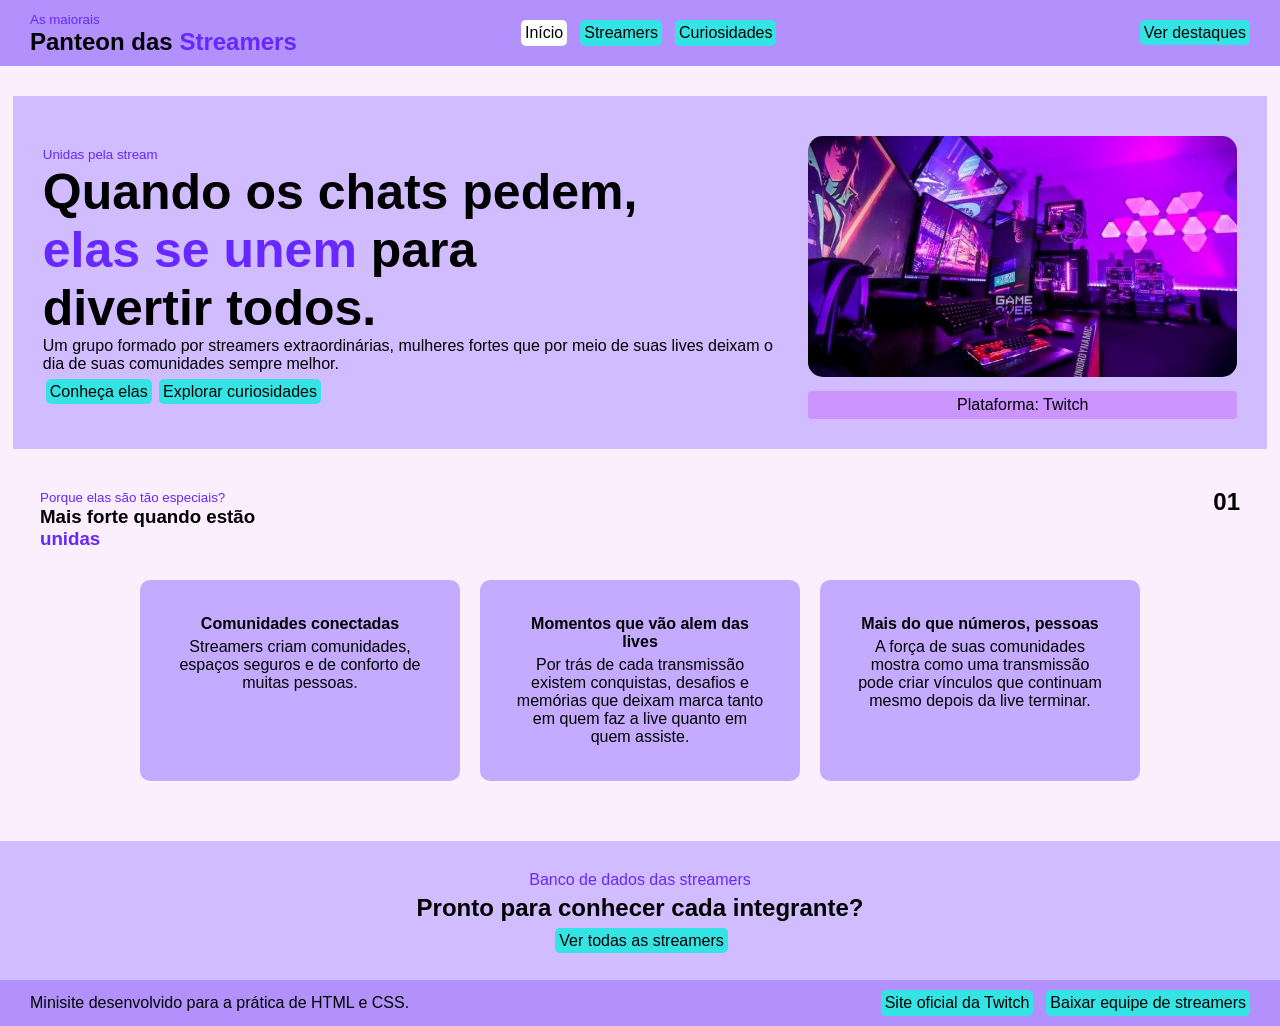
<file: index.html>
<!DOCTYPE html>
<html lang="pt-BR">
    <head>
        <meta charset="UTF-8" />
        <link rel="stylesheet" href="CSS/style.css" />
        <title>Atividade Flexbox</title>
    </head>
    <body>
        <header>
            <section id="header-info">
                <p>
                    <span><small>As maiorais</small></span>
                </p>
                <h1>
                    Panteon das
                    <span>Streamers</span>
                </h1>
            </section>
            <section id="header-menu">
                <a id="importante" href="/">Início</a>
                <a href="pages/streamers.html">Streamers</a>
                <a href="pages/curiosidades.html">Curiosidades</a>
            </section>
            <section id="b-distaque">
                <a id="b-distaque" href="#destaques">Ver destaques</a>
            </section>
        </header>
        <main>
            <section id="sec-meio">
                <article>
                    <p>
                        <span><small>Unidas pela stream</small></span>
                    </p>
                    <h2 id="destaque-meio">
                        Quando os chats pedem,
                        <span>elas se unem</span>
                        para divertir todos.
                    </h2>
                    <p id="info-meio">
                        Um grupo formado por streamers extraordinárias, mulheres fortes que por meio
                        de suas lives deixam o dia de suas comunidades sempre melhor.
                    </p>
                    <section id="botoes-meio">
                        <a href="pages/streamers.html">Conheça elas</a>
                        <a href="pages/curiosidades.html">Explorar curiosidades</a>
                    </section>
                </article>
                <article>
                    <img
                        id="img-tw"
                        src="assets/img/inicio.png"
                        alt="Cenario ilustrativo que serveria para representar onde se passa as lives de uma streamer" />
                    <p id="plataforma">Plataforma: Twitch</p>
                </article>
            </section>
            <section id="info-debaixo-meio">
                <article id="destaques">
                    <p>
                        <small><span>Porque elas são tão especiais?</span></small>
                    </p>
                    <h3>
                        Mais forte quando estão
                        <span>unidas</span>
                    </h3>
                </article>
                <article>
                    <h2>01</h2>
                </article>
            </section>
            <section id="justificativas">
                <article class="justificativa">
                    <h4>Comunidades conectadas</h4>
                    <p>
                        Streamers criam comunidades, espaços seguros e de conforto de muitas
                        pessoas.
                    </p>
                </article>
                <article class="justificativa">
                    <h4>Momentos que vão alem das lives</h4>
                    <p>
                        Por trás de cada transmissão existem conquistas, desafios e memórias que
                        deixam marca tanto em quem faz a live quanto em quem assiste.
                    </p>
                </article>
                <article class="justificativa">
                    <h4>Mais do que números, pessoas</h4>
                    <p>
                        A força de suas comunidades mostra como uma transmissão pode criar vínculos
                        que continuam mesmo depois da live terminar.
                    </p>
                </article>
            </section>
            <section id="info-3">
                <article>
                    <p><span>Banco de dados das streamers</span></p>
                    <h2>Pronto para conhecer cada integrante?</h2>
                </article>
                <article id="botao-info-3">
                    <a href="pages/streamers.html">Ver todas as streamers</a>
                </article>
            </section>
        </main>
        <footer>
            <section id="footer">
                <article>
                    <p>Minisite desenvolvido para a prática de HTML e CSS.</p>
                </article>
                <article id="botoes">
                    <a href="https://www.twitch.tv/?lang=pt-br" target="_blank" rel="noreferrer">
                        Site oficial da Twitch
                    </a>
                    <a href="assets/files/Guia das streamers.pdf" download>
                        Baixar equipe de streamers
                    </a>
                </article>
            </section>
        </footer>
    </body>
</html>
</file>
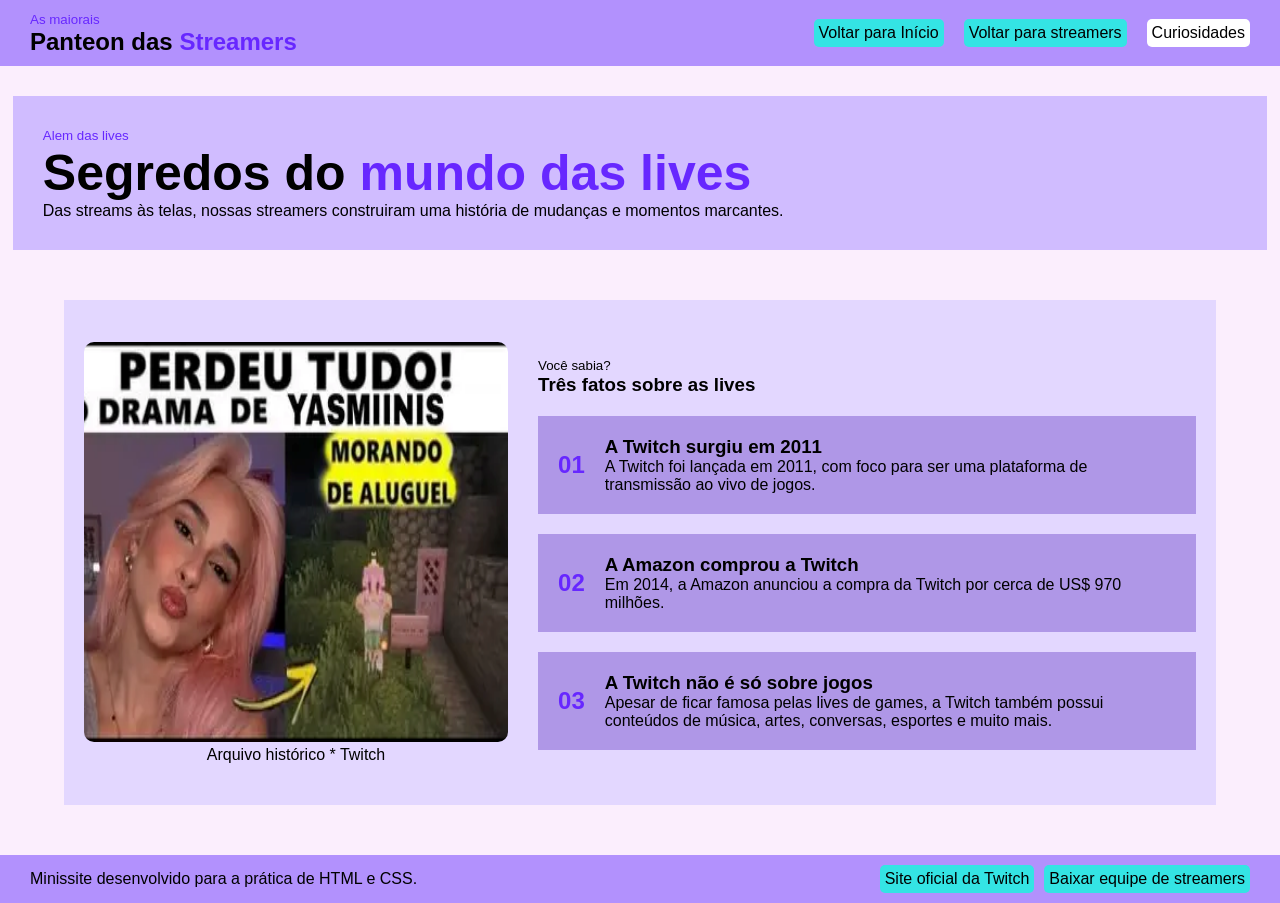
<file: pages/curiosidades.html>
<!DOCTYPE html>
<html lang="pt-BR">
    <head>
        <meta charset="UTF-8" />
        <link rel="stylesheet" href="../CSS/curiosidades.css" />
        <title>Atividade Flexbox</title>
    </head>
    <body>
        <header>
            <section id="header-info">
                <p>
                    <span><small>As maiorais</small></span>
                </p>
                <h1>
                    Panteon das
                    <span>Streamers</span>
                </h1>
            </section>
            <section id="header-menu">
                <a href="../index.html">Voltar para Início</a>
                <a href="streamers.html">Voltar para streamers</a>
                <a id="curiosi" href="curiosidades.html">Curiosidades</a>
            </section>
        </header>
        <main>
            <section id="sec-meio">
                <p>
                    <span><small>Alem das lives</small></span>
                </p>
                <h2 id="info-meio">
                    Segredos do
                    <span>mundo das lives</span>
                </h2>
                <p>
                    Das streams às telas, nossas streamers construiram uma história de mudanças e
                    momentos marcantes.
                </p>
            </section>
            <section id="main-curio">
                <section id="caixinha-img">
                    <img
                        id="img-curi"
                        src="../assets/img/ss.png"
                        alt="Foto de uma streamer chamada Yasmiinis junto a um meme seu, que em resumo mostra como ela estava sem casa em uma serie do minecraft" />
                    <p>Arquivo histórico * Twitch</p>
                </section>
                <section id="curio-fatos">
                    <article>
                        <small>Você sabia?</small>
                        <h3>Três fatos sobre as lives</h3>
                    </article>
                    <section class="fato">
                        <article>
                            <h2><span>01</span></h2>
                        </article>
                        <article>
                            <h3><strong>A Twitch surgiu em 2011</strong></h3>
                            <p>
                                A Twitch foi lançada em 2011, com foco para ser uma plataforma de
                                transmissão ao vivo de jogos.
                            </p>
                        </article>
                    </section>
                    <section class="fato">
                        <article>
                            <h2><span>02</span></h2>
                        </article>
                        <article>
                            <h3><strong>A Amazon comprou a Twitch</strong></h3>
                            <p>
                                Em 2014, a Amazon anunciou a compra da Twitch por cerca de US$ 970
                                milhões.
                            </p>
                        </article>
                    </section>
                    <section class="fato">
                        <article>
                            <h2><span>03</span></h2>
                        </article>
                        <article>
                            <h3><strong>A Twitch não é só sobre jogos</strong></h3>
                            <p>
                                Apesar de ficar famosa pelas lives de games, a Twitch também possui
                                conteúdos de música, artes, conversas, esportes e muito mais.
                            </p>
                        </article>
                    </section>
                </section>
            </section>
        </main>
        <footer>
            <section id="footer">
                <p>Minissite desenvolvido para a prática de HTML e CSS.</p>

                <article id="botoes">
                    <a href="https://www.twitch.tv/?lang=pt-br" target="_blank" rel="noreferrer">
                        Site oficial da Twitch
                    </a>
                    <a href="../assets/files/Guia das streamers.pdf" download>
                        Baixar equipe de streamers
                    </a>
                </article>
            </section>
        </footer>
    </body>
</html>
</file>
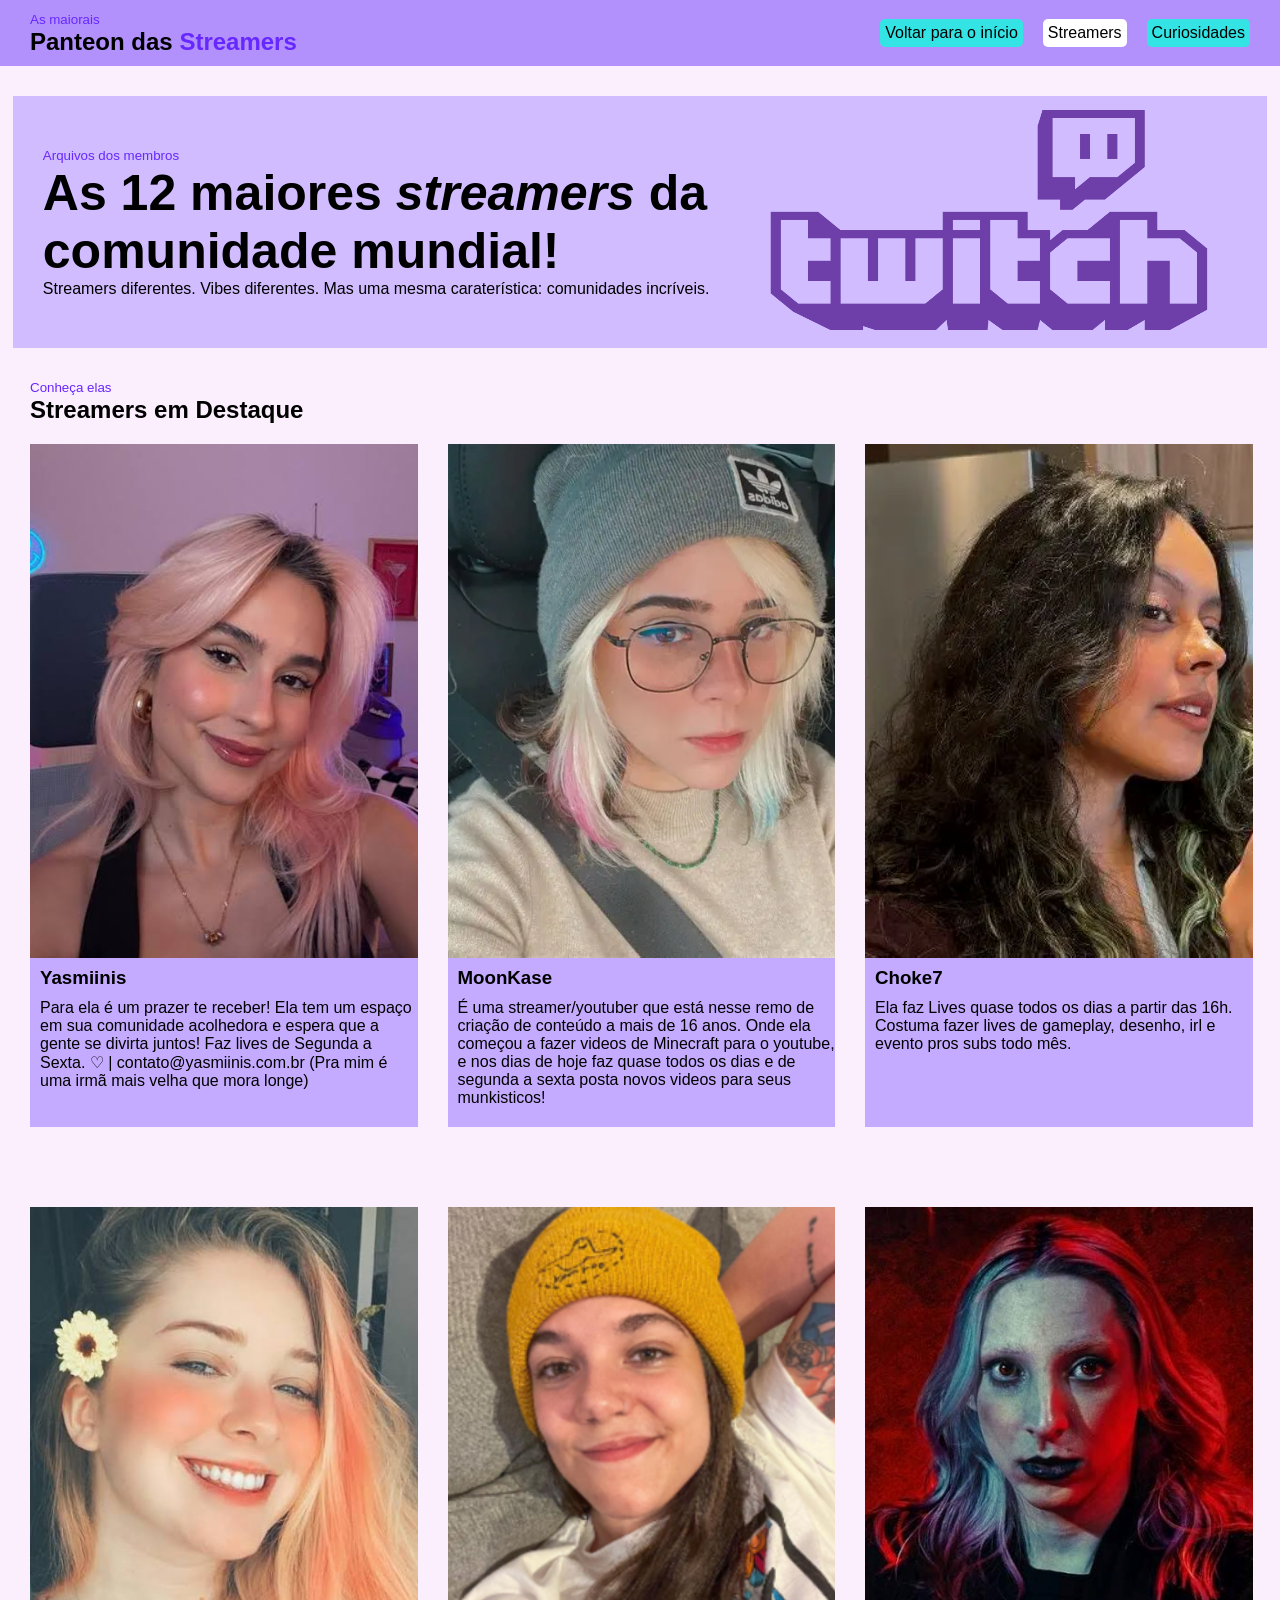
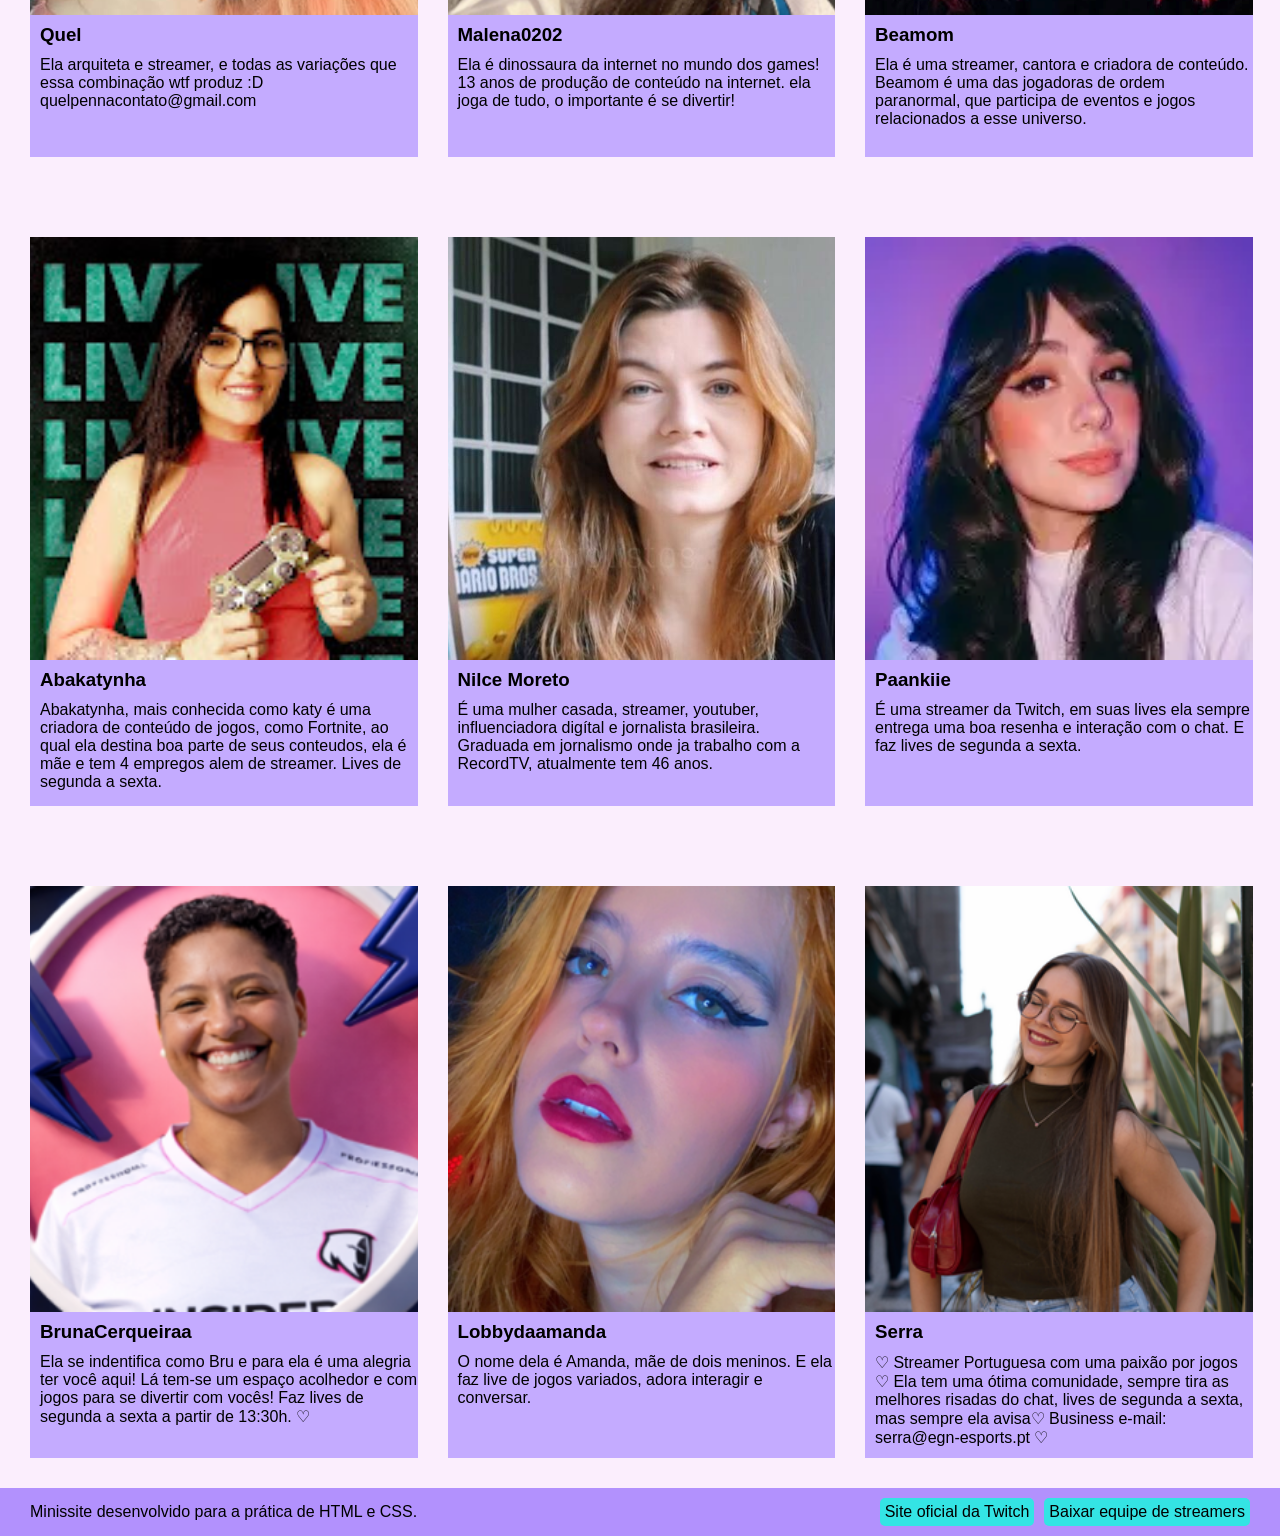
<file: pages/streamers.html>
<!DOCTYPE html>
<html lang="pt-BR">
    <head>
        <meta charset="UTF-8" />
        <link rel="stylesheet" href="../CSS/streamers.css" />
        <title>Atividade Flexbox</title>
    </head>
    <body>
        <header>
            <section id="header-info">
                <p>
                    <span><small>As maiorais</small></span>
                </p>
                <h1>
                    Panteon das
                    <span>Streamers</span>
                </h1>
            </section>
            <section id="header-menu">
                <a href="../index.html">Voltar para o início</a>
                <a id="streamer" href="streamers.html">Streamers</a>
                <a href="curiosidades.html">Curiosidades</a>
            </section>
        </header>
        <main>
            <section id="sec-meio">
                <article>
                    <p>
                        <span><small>Arquivos dos membros</small></span>
                    </p>

                    <h2 id="info-meio">
                        As 12 maiores
                        <i>streamers</i>
                        da comunidade mundial!
                    </h2>
                    <p>
                        Streamers diferentes. Vibes diferentes. Mas uma mesma caraterística:
                        comunidades incríveis.
                    </p>
                </article>

                <article>
                    <img
                        id="img-tw"
                        src="../assets/img/Twitch-Emblem.png"
                        alt="logo roxo, ilustrativo da logo da plataforma Twitch junto a escrita (Twitch)" />
                </article>
            </section>
            <section id="intro-dos-cards">
                <p>
                    <span><small>Conheça elas</small></span>
                </p>
                <h1>Streamers em Destaque</h1>
            </section>
            <section id="cards">
                <article class="card">
                    <img
                        src="../assets/img/yas.png"
                        alt="Uma streamer chamada Yasmiinis , de cabelo rosa." />
                    <h3>Yasmiinis</h3>
                    <p>
                        Para ela é um prazer te receber! Ela tem um espaço em sua comunidade
                        acolhedora e espera que a gente se divirta juntos! Faz lives de Segunda a
                        Sexta. ♡ | contato@yasmiinis.com.br (Pra mim é uma irmã mais velha que mora
                        longe)
                    </p>
                </article>
                <article class="card">
                    <img
                        src="../assets/img/moon.png"
                        alt="Uma streamer chamada de MoonKase, de cabelo branco com mechas rosas e azuis. Ela está usando uma touca cinza e um óculos com uma armação arredondada " />
                    <h3>MoonKase</h3>
                    <p>
                        É uma streamer/youtuber que está nesse remo de criação de conteúdo a mais de
                        16 anos. Onde ela começou a fazer videos de Minecraft para o youtube, e nos
                        dias de hoje faz quase todos os dias e de segunda a sexta posta novos videos
                        para seus munkisticos!
                    </p>
                </article>
                <article class="card">
                    <img
                        src="../assets/img/cho.png"
                        alt="Uma streamer chamada de choke7, de cabelo preto, ondulado, com mechas verdes." />
                    <h3>Choke7</h3>
                    <p>
                        Ela faz Lives quase todos os dias a partir das 16h. Costuma fazer lives de
                        gameplay, desenho, irl e evento pros subs todo mês.
                    </p>
                </article>
                <article class="card">
                    <img
                        src="../assets/img/quel.png"
                        alt="Uma streamer chamada de Quel, de cabelo rosa bebê, com uma flor presa na orelha e sorrindo para a camera." />
                    <h3>Quel</h3>
                    <p>
                        Ela arquiteta e streamer, e todas as variações que essa combinação wtf
                        produz :D quelpennacontato@gmail.com
                    </p>
                </article>
                <article class="card">
                    <img
                        src="../assets/img/mah.png"
                        alt="Uma streamer de Mahlena0202, de cabelo castanho com uma touca amarela." />
                    <h3>Malena0202</h3>
                    <p>
                        Ela é dinossaura da internet no mundo dos games! 13 anos de produção de
                        conteúdo na internet. ela joga de tudo, o importante é se divertir!
                    </p>
                </article>
                <article class="card">
                    <img
                        src="../assets/img/bea.png"
                        alt="Uma streamer chamada de Beamom, de cabelo longo e ondulado, com tons de loiro, azul e vermelho. Ela está encarando a camera e fazendo uma expressão enigmática. " />
                    <h3>Beamom</h3>
                    <p>
                        Ela é uma streamer, cantora e criadora de conteúdo. Beamom é uma das
                        jogadoras de ordem paranormal, que participa de eventos e jogos relacionados
                        a esse universo.
                    </p>
                </article>
                <article class="card">
                    <img
                        src="../assets/img/kt3.png"
                        alt="Uma streamer chamada de Abakatynha, de cabelo preto. Ela está sorrindo para a camera, esta com um controle nas mãos e usa um body rosa, um pouco decotado na parte dos ombros." />
                    <h3>Abakatynha</h3>
                    <p>
                        Abakatynha, mais conhecida como katy é uma criadora de conteúdo de jogos,
                        como Fortnite, ao qual ela destina boa parte de seus conteudos, ela é mãe e
                        tem 4 empregos alem de streamer. Lives de segunda a sexta.
                    </p>
                </article>
                <article class="card">
                    <img
                        src="../assets/img/nilce.png"
                        alt="Uma streamer chamada de Nilce Moreto, de cabelo loiro. Ela está em uma camisa preta, e sorrindo para a camera." />
                    <h3>Nilce Moreto</h3>
                    <p>
                        É uma mulher casada, streamer, youtuber, influenciadora digítal e jornalista
                        brasileira. Graduada em jornalismo onde ja trabalho com a RecordTV,
                        atualmente tem 46 anos.
                    </p>
                </article>
                <article class="card">
                    <img
                        src="../assets/img/panki1.png"
                        alt="Uma streamer chamada Paankiie, de cabelo preto ondulado. Está vestida de um moletom branco, sorrindo para a camera e em um fundo roxo." />
                    <h3>Paankiie</h3>
                    <p>
                        É uma streamer da Twitch, em suas lives ela sempre entrega uma boa resenha e
                        interação com o chat. E faz lives de segunda a sexta.
                    </p>
                </article>
                <article class="card">
                    <img
                        src="../assets/img/bru.png"
                        alt="Uma streamer chamada de BrunaCerqueiraa, de cabelo curtos e preto. Ela está usando uma camisa branca com uma logo da insiders, usa brinco brancos e está em um fundo rosa." />
                    <h3>BrunaCerqueiraa</h3>
                    <p>
                        Ela se indentifica como Bru e para ela é uma alegria ter você aqui! Lá
                        tem-se um espaço acolhedor e com jogos para se divertir com vocês! Faz lives
                        de segunda a sexta a partir de 13:30h. ♡
                    </p>
                </article>
                <article class="card">
                    <img
                        src="../assets/img/mandis.png"
                        alt="Uma streamer chamada Lobbydaamanda, de cabelo loiro. Ela está com um batom vermelho e posando em uma posa empoderada." />
                    <h3>Lobbydaamanda</h3>
                    <p>
                        O nome dela é Amanda, mãe de dois meninos. E ela faz live de jogos variados,
                        adora interagir e conversar.
                    </p>
                </article>
                <article class="card">
                    <img
                        src="../assets/img/serra.png"
                        alt="Uma streamer chamada Serra, de cabelo castanho e liso. Ela está com a mão na cintura, está sorrindo, faz uso de um óculos com armação redonda, e possui uma bolsa vermelha em baixo de seu braço." />
                    <h3>Serra</h3>
                    <p>
                        ♡ Streamer Portuguesa com uma paixão por jogos ♡ Ela tem uma ótima
                        comunidade, sempre tira as melhores risadas do chat, lives de segunda a
                        sexta, mas sempre ela avisa♡ Business e-mail: serra@egn-esports.pt ♡
                    </p>
                </article>
            </section>
        </main>
        <footer>
            <section id="footer">
                <article>
                    <p>Minissite desenvolvido para a prática de HTML e CSS.</p>
                </article>
                <article id="botoes">
                    <a href="https://www.twitch.tv/?lang=pt-br" target="_blank" rel="noreferrer">
                        Site oficial da Twitch
                    </a>
                    <a href="../assets/files/Guia das streamers.pdf" download>
                        Baixar equipe de streamers
                    </a>
                </article>
            </section>
        </footer>
    </body>
</html>
</file>
<file: CSS/style.css>
* {
    padding: 0px;
    margin: 0px;
    box-sizing: border-box;
}

body {
    font-family: 'Franklin Gothic Medium', 'Arial Narrow', Arial, sans-serif;
    background-color: rgba(249, 228, 253, 0.616);
}

header {
    display: flex;
    flex-direction: row;
    justify-content: space-evenly;
    align-items: center;
    flex-wrap: nowrap;
    gap: 145px;
    padding-left: 30px;
    padding-right: 30px;
    margin-bottom: 30px;
    color: #000000;
    background-color: rgb(178, 145, 253);
    padding-top: 10px;
    padding-bottom: 10px;
}

#header-info {
    width: 33%;
}

#header-menu {
    flex-direction: row;
    display: flex;
    gap: 10px;
    width: 20%;
    text-align: center;
}

#b-distaque {
    width: 33%;
    text-align: right;
}

span {
    color: #6727ff;
}

#img-tw {
    height: 80%;
    width: 100%;
    padding-right: 0px;
    border-radius: 15px;
    margin-bottom: 10px;
    margin-top: 10px;
}

#sec-meio {
    display: flex;
    justify-content: space-between;
    align-items: center;
    flex-wrap: nowrap;
    gap: 16px;
    padding-bottom: 30px;
    padding-top: 30px;
    padding-left: 30px;
    padding-right: 30px;
    margin-bottom: 35px;
    background-color: rgb(208, 188, 255);
    margin-left: 1%;
    margin-right: 1%;
}

#plataforma {
    background-color: rgb(203, 148, 255);
    padding: 5px;
    border-radius: 4px;
    text-align: center;
}

#info-meio {
    padding-bottom: 10px;
}

#footer {
    padding-left: 30px;
    padding-right: 30px;
    display: flex;
    flex-direction: row;
    justify-content: space-between;
    align-items: center;
    background-color: rgb(178, 145, 253);
    padding-bottom: 10px;
    padding-top: 10px;
}
#destaque-meio {
    font-size: 50px;
    width: 80%;
}

a {
    background-color: rgb(52, 228, 228);
    padding: 4px;
    margin-left: 3px;
    border-radius: 5px;
    text-decoration: none;
    color: rgb(0, 0, 0);
}
#botoes {
    display: flex;
    flex-direction: row;
    justify-content: center;
    align-items: center;
    gap: 10px;
}

#importante {
    background-color: #ffffff;
}
#info-debaixo-meio {
    margin-left: 40px;
    margin-right: 40px;
    display: flex;
    justify-content: center;
    flex-direction: row;
    gap: 75%;
    margin-top: 3%;
    margin-bottom: 10px;
}

#justificativas {
    display: flex;
    gap: 20px;
    flex-wrap: wrap;
    justify-content: center;
    margin-bottom: 20px;
}

.justificativa {
    text-align: center;
    margin-bottom: 40px;
    background-color: rgb(196, 171, 255);
    margin-top: 20px;
    width: 25%;
    padding: 35px;
    border-radius: 10px;
}

.justificativa h4 {
    padding-bottom: 5px;
}
#info-3 {
    background-color: rgb(208, 188, 255);
    text-align: center;
    padding-top: 30px;
}
#info-3 p {
    margin-bottom: 5px;
}

#botao-info-3 {
    margin-top: 10px;
    padding-bottom: 30px;
}
</file>
<file: CSS/curiosidades.css>
* {
    padding: 0px;
    margin: 0px;
    box-sizing: border-box;
}

body {
    font-family: 'Franklin Gothic Medium', 'Arial Narrow', Arial, sans-serif;
    background-color: rgba(249, 228, 253, 0.616);
}

header {
    display: flex;
    justify-content: space-between;
    align-items: center;
    padding-left: 30px;
    padding-right: 30px;
    margin-bottom: 30px;
    gap: 30px;
    background-color: rgb(178, 145, 253);
    padding-top: 10px;
    color: rgb(0, 0, 0);
    padding-bottom: 10px;
}

#header-menu {
    flex-direction: row;
    display: flex;
    gap: 20px;
}

span {
    color: #6727ff;
}

#sec-meio {
    padding-left: 30px;
    padding-right: 30px;
    background-color: rgb(208, 188, 255);
    color: black;
    width: auto;
    margin-left: 1%;
    margin-right: 1%;
    margin-bottom: 30px;
    align-items: center;
    padding-top: 30px;
    padding-bottom: 30px;
}

#info-meio {
    font-size: 50px;
}

#main-curio {
    background-color: rgb(227, 215, 255);
    display: flex;
    flex-direction: row;
    justify-content: center;
    align-items: center;
    margin-top: 50px;
    margin-bottom: 50px;
    margin-left: 5%;
    margin-right: 5%;
    gap: 30px;
    padding-left: 20px;
    padding-right: 20px;
}

#img-curi {
    width: 100%;
    height: 400px;
    border-radius: 10px;
}

#caixinha-img {
    text-align: center;
}

.fato {
    background-color: #af97e7;
    padding: 20px;
    align-items: center;
    display: flex;
    align-items: center;
    gap: 20px;
}

#curiosidades {
    display: flex;
    flex-direction: row;
}

#footer {
    padding-left: 30px;
    padding-right: 30px;
    display: flex;
    flex-direction: row;
    justify-content: space-between;
    align-items: center;
    background-color: rgb(178, 145, 253);
    padding-bottom: 10px;
    padding-top: 10px;
}

a {
    background-color: rgb(52, 228, 228);
    padding: 5px;
    border-radius: 5px;
    text-decoration: none;
    color: black;
}

#botoes {
    display: flex;
    flex-direction: row;
    justify-content: center;
    align-items: center;
    gap: 10px;
}
#curiosi {
    background-color: #ffffff;
}

#curio-fatos {
    display: flex;
    justify-content: center;
    align-items: left;
    flex-direction: column;
    gap: 20px;
    padding-top: 5%;
    padding-bottom: 5%;
}
</file>
<file: CSS/streamers.css>
* {
  padding: 0px;
  margin: 0px;
  box-sizing: border-box;
}

body {
  font-family: "Franklin Gothic Medium", "Arial Narrow", Arial, sans-serif;
  background-color: rgba(249, 228, 253, 0.616);
}

header {
  display: flex;
  justify-content: space-between;
  align-items: center;
  flex-wrap: nowrap;
  padding-left: 30px;
  padding-right: 30px;
  margin-bottom: 30px;
  flex-direction: row;
  gap: 30px;
  background-color: rgb(178, 145, 253);
  padding-top: 10px;
  color: rgb(0, 0, 0);
  padding-bottom: 10px;
}

#header-menu {
  flex-direction: row;
  display: flex;
  gap: 20px;
}

span {
  color: #6727ff;
}

#img-tw {
  height: 248px;
  width: 496px;
  padding-right: 0px;
  border-radius: 0px;
  padding-top: 10px;
  padding-bottom: 10px;
}

#sec-meio {
  display: flex;
  justify-content: space-between;
  align-items: center;
  flex-wrap: nowrap;
  gap: 16px;
  padding-left: 30px;
  padding-right: 30px;
  margin-bottom: 35px;
  background-color: rgb(208, 188, 255);
  width: auto;
  margin-left: 1%;
  margin-right: 1%;
  margin-bottom: 30px;
}

#intro-dos-cards {
  padding-left: 30px;
  padding-right: 30px;
}

#cards {
  display: flex;
  gap: 30px;
  flex-wrap: wrap;
  padding-left: 30px;
}

.card {
  text-align: left;
  padding-bottom: 40px;
  margin-bottom: 30px;
  background-color: rgb(196, 171, 255);
  margin-top: 20px;
  width: 31%;
}

.card h3 {
  padding-left: 10px;
  padding-top: 5px;
  padding-bottom: 10px;
}

.card p {
  padding-left: 10px;
  padding-bottom: 10px;
}

.card img {
  width: 100%;
  height: 80%;
  object-fit: cover;
}

#botoes {
    display: flex;
    flex-direction: row;
    justify-content: center;
    align-items: center;
    gap: 10px;
}

#info-meio {
  font-size: 50px;
}

a {
  background-color: rgb(52, 228, 228);
  padding: 5px;
  border-radius: 5px;
  text-decoration: none;
  color: black;
}
#streamer {
  background-color: #ffffff;
}

#footer {
    padding-left: 30px;
    padding-right: 30px;
    display: flex;
    flex-direction: row;
    justify-content: space-between;
    align-items: center;
    background-color: rgb(178, 145, 253);
    padding-bottom: 10px;
    padding-top: 10px;
}
</file>
